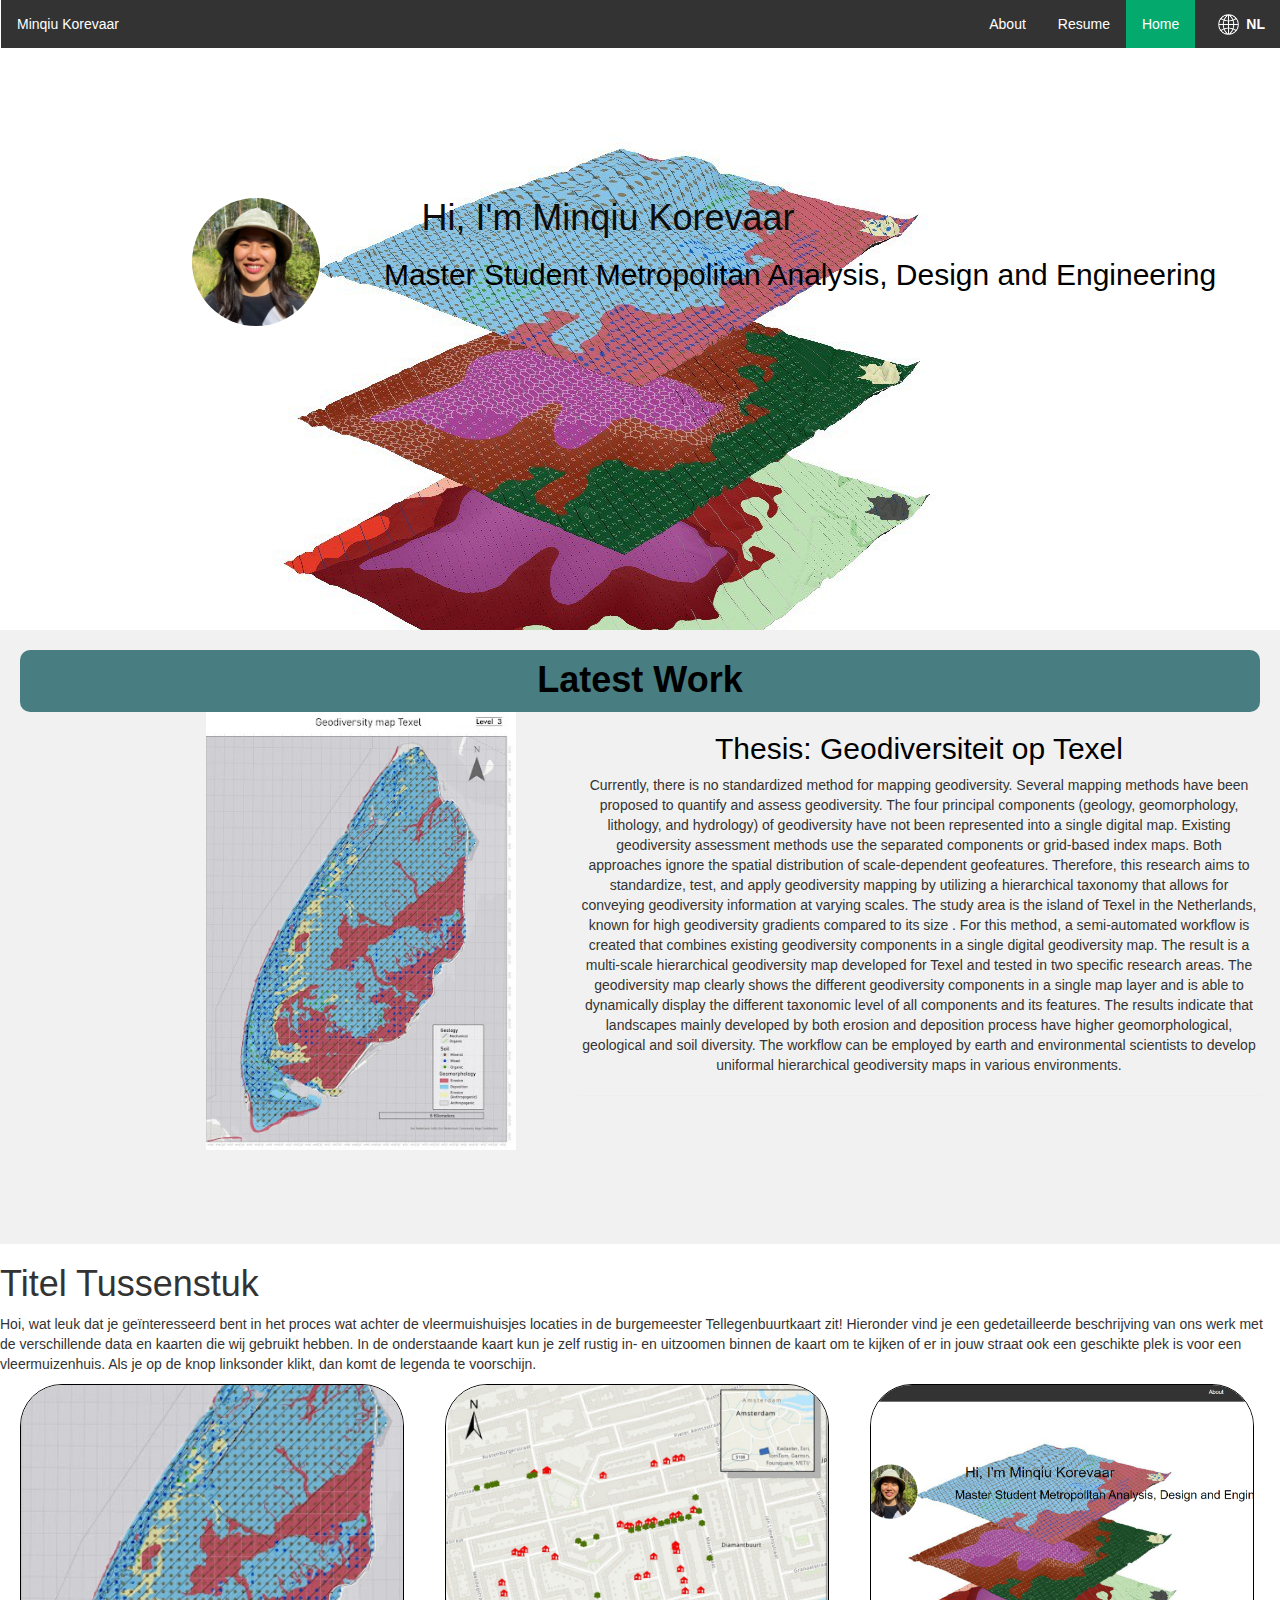
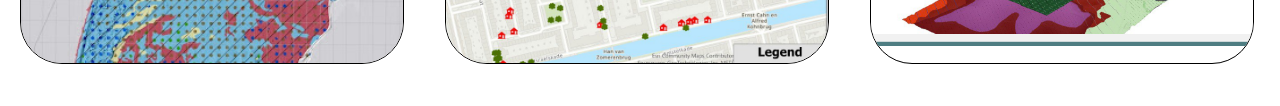
<file: index.html>
<!DOCTYPE html>
<html lang="en">
<head>
    <meta charset="UTF-8">
    <link rel="stylesheet" href="css/style.css">
    <link rel="stylesheet" href="https://maxcdn.bootstrapcdn.com/bootstrap/3.4.1/css/bootstrap.min.css">
    <script src="https://ajax.googleapis.com/ajax/libs/jquery/3.7.1/jquery.min.js"></script>
    <script src="https://maxcdn.bootstrapcdn.com/bootstrap/3.4.1/js/bootstrap.min.js"></script>
    <title>Minqiu Korevaar</title>
</head>
<body>
    <div class="navbar">
    <ul>
    <li><a class="lang" href="pages/index-nl.html"><img src="images/Globe_icon-white.svg.png"/><p>NL</p></a></li>
    <li><a class="active" href="#">Home</a></li>
    <li><a href="pages/resume.html">Resume</a></li>
    <li><a href="pages/about.html">About</a></li>
    <li class="name"><a >Minqiu Korevaar</a></li>
    
  </ul>
</div>

<div class="introduction">
    <img class="personapic" src="images/1.jpg">
    <h1>Hi, I'm Minqiu Korevaar</h1>
    <h2>Master Student Metropolitan Analysis, Design and Engineering</h2>
</div>

<div class="Highlight">
    <H1>Latest Work</H1>
    <img src="images/texel.jpg">
    <h2>Thesis: Geodiversiteit op Texel</h2>
    <p>Currently, there is no standardized method for mapping geodiversity. Several mapping methods have been proposed to quantify and assess geodiversity. The four principal components (geology, geomorphology, lithology, and hydrology) of geodiversity have not been represented into a single digital map. Existing geodiversity assessment methods use the separated components or grid-based index maps. Both approaches ignore the spatial distribution of scale-dependent geofeatures. Therefore, this research aims to standardize, test, and apply geodiversity mapping by utilizing a hierarchical taxonomy that allows for conveying geodiversity information at varying scales. The study area is the island of Texel in the Netherlands, known for high geodiversity gradients compared to its size . For this method, a semi-automated workflow is created that combines existing geodiversity components in a single digital geodiversity map. The result is a multi-scale hierarchical geodiversity map developed for Texel and tested in two specific research areas. The geodiversity map clearly shows the different geodiversity components in a single map layer and is able to dynamically display the different taxonomic level of all components and its features. The results indicate that landscapes mainly developed by both erosion and deposition process have higher geomorphological, geological and soil diversity. The workflow can be employed by earth and environmental scientists to develop uniformal hierarchical geodiversity maps in various  environments. </p>
    <hr>
</div>

<H1>Titel Tussenstuk</H1>
<p>Hoi, wat leuk dat je geïnteresseerd bent in het proces wat achter de vleermuishuisjes locaties in de burgemeester Tellegenbuurtkaart zit! Hieronder vind je een gedetailleerde beschrijving van ons werk met de verschillende data en kaarten die wij gebruikt hebben. 

In de onderstaande kaart kun je zelf rustig in- en uitzoomen binnen de kaart om te kijken of er in jouw straat ook een geschikte plek is voor een vleermuizenhuis. Als je op de knop linksonder klikt, dan komt de legenda te voorschijn.
</p>
<!--  <div id="myCarousel" class="carousel slide" data-ride="carousel">
    <ol class="carousel-indicators">
      <li data-target="#myCarousel" data-slide-to="0" class="active"></li>
      <li data-target="#myCarousel" data-slide-to="1"></li>
      <li data-target="#myCarousel" data-slide-to="2"></li>
    </ol>
  
    <div class="carousel-inner">
      <div class="item active">
        <img src="images/5863928367332574548.jpg" alt="Los Angeles">
      </div>
  
      <div class="item">
        <img src="images/5863928367332574549.jpg" alt="Chicago">
      </div>
  
      <div class="item">
        <img src="images/5863928367332574550.jpg" alt="New York">
      </div>
    </div>
  
    <a class="left carousel-control" href="#myCarousel" data-slide="prev">
      <span class="glyphicon glyphicon-chevron-left"></span>
      <span class="sr-only">Previous</span>
    </a>
    <a class="right carousel-control" href="#myCarousel" data-slide="next">
      <span class="glyphicon glyphicon-chevron-right"></span>
      <span class="sr-only">Next</span>
    </a>
  </div> -->
  <div class="box"><img id="Texel" src="images/texel.jpg"><div class="overlay"><div class="text" id="Texel">Cartography <br> Texel</div></div></div>
  <div class="box"><img id="Vleermuis" src="images/5863928367332574549.jpg"><div class="overlay"><div class="text" id="Vleermuis">Cartography <br> Vleugels in de Stad</div></div></div>
  <div class="box"><img id="Portfolio" src="images/Screenshot 2024-08-15 165004.png"><div class="overlay"><div class="text" id="Portfolio">Webdesign <br> Portfolio</div></div></div>

</body>
</html>
</file>
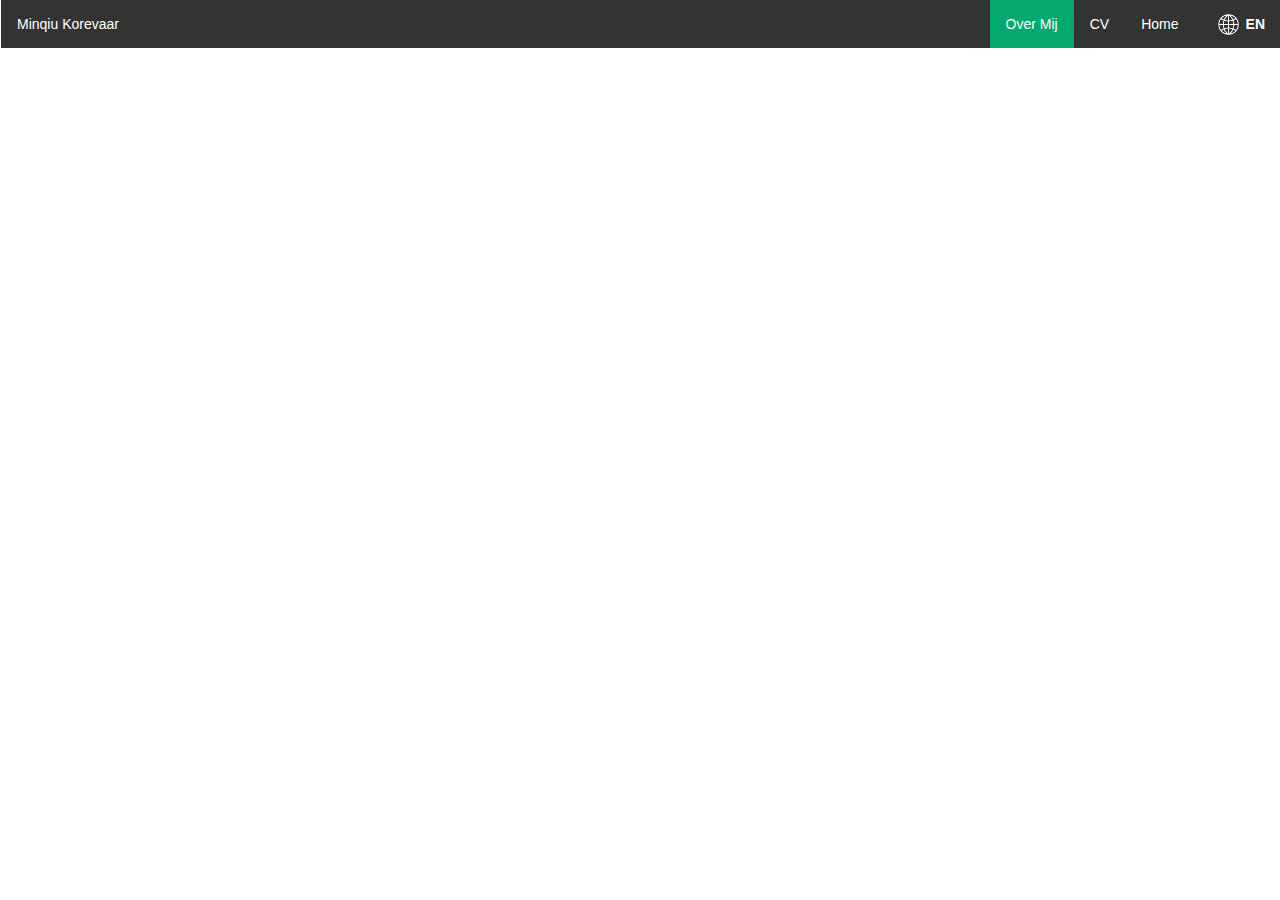
<file: pages/about-nl.html>
<!DOCTYPE html>
<html lang="en">
<head>
    <meta charset="UTF-8">
    <link rel="stylesheet" href="../css/style.css">
    <link rel="stylesheet" href="https://maxcdn.bootstrapcdn.com/bootstrap/3.4.1/css/bootstrap.min.css">
    <script src="https://ajax.googleapis.com/ajax/libs/jquery/3.7.1/jquery.min.js"></script>
    <script src="https://maxcdn.bootstrapcdn.com/bootstrap/3.4.1/js/bootstrap.min.js"></script>
    <title>Minqiu Korevaar</title>
</head>
<body>
    <div class="navbar">
    <ul>
    <li><a class="lang" href="../pages/about.html"><img src="../images/Globe_icon-white.svg.png"/><p>EN</p></a></li>
    <li><a href="../pages/index-nl.html">Home</a></li>
    <li><a href="resume-nl.html">CV</a></li>
    <li><a class="active"  href="#">Over Mij</a></li>
    <li class="name"><a >Minqiu Korevaar</a></li>
  </ul>
</div>
</body>
</html>
</file>
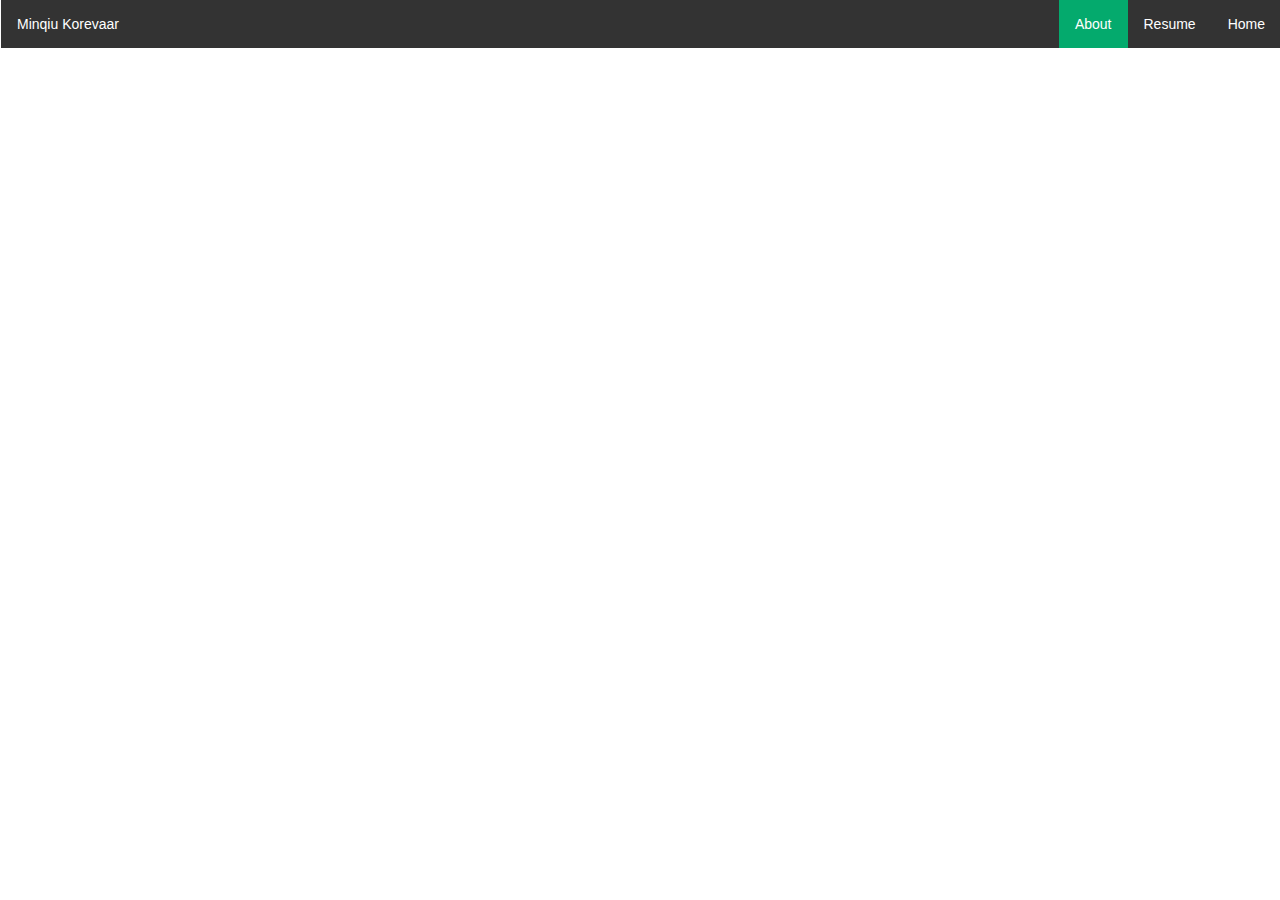
<file: pages/about.html>
<!DOCTYPE html>
<html lang="en">
<head>
    <meta charset="UTF-8">
    <link rel="stylesheet" href="../css/style.css">
    <link rel="stylesheet" href="https://maxcdn.bootstrapcdn.com/bootstrap/3.4.1/css/bootstrap.min.css">
    <script src="https://ajax.googleapis.com/ajax/libs/jquery/3.7.1/jquery.min.js"></script>
    <script src="https://maxcdn.bootstrapcdn.com/bootstrap/3.4.1/js/bootstrap.min.js"></script>
    <title>Minqiu Korevaar</title>
</head>
<body>
    <div class="navbar">
    <ul>
    
    <li><a href="../index.html">Home</a></li>
    <li><a href="resume.html">Resume</a></li>
    <li><a class="active"  href="#">About</a></li>
    <li class="name"><a >Minqiu Korevaar</a></li>
  </ul>
</div>
</body>
</html>
</file>
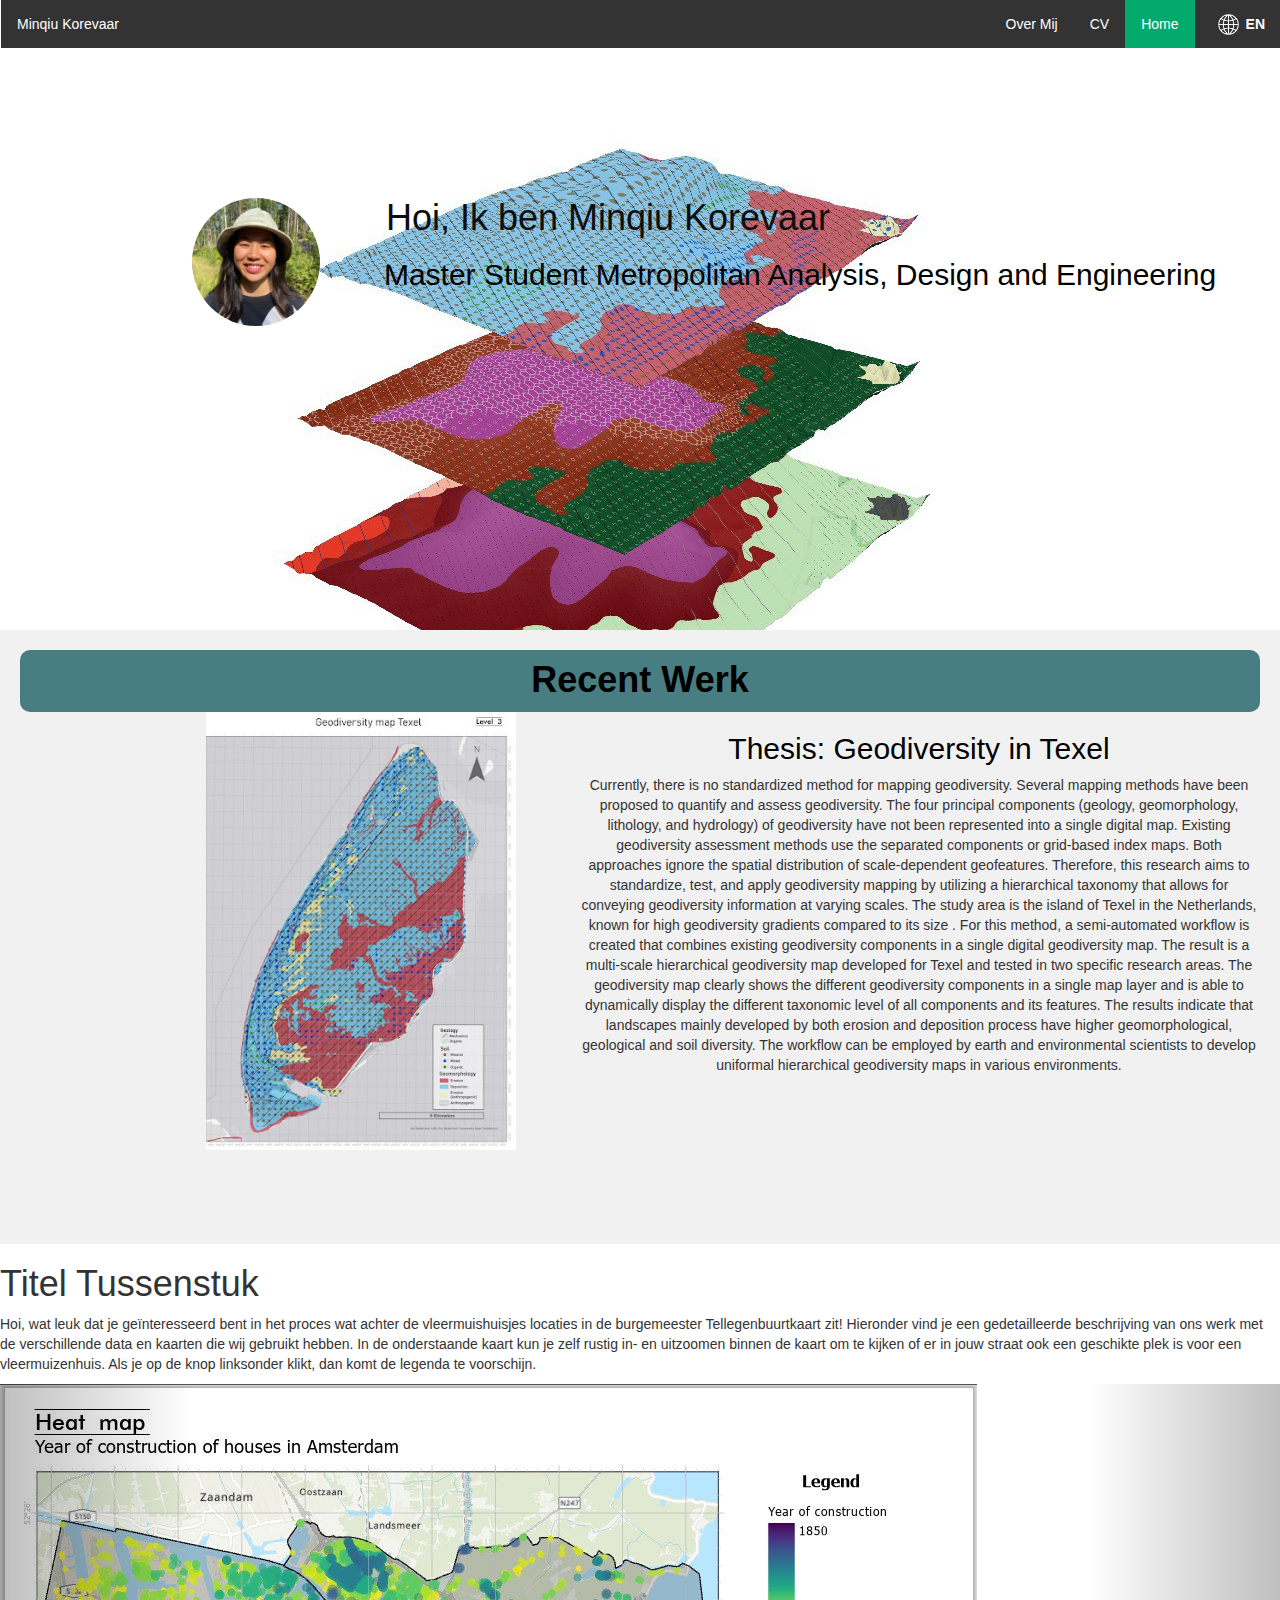
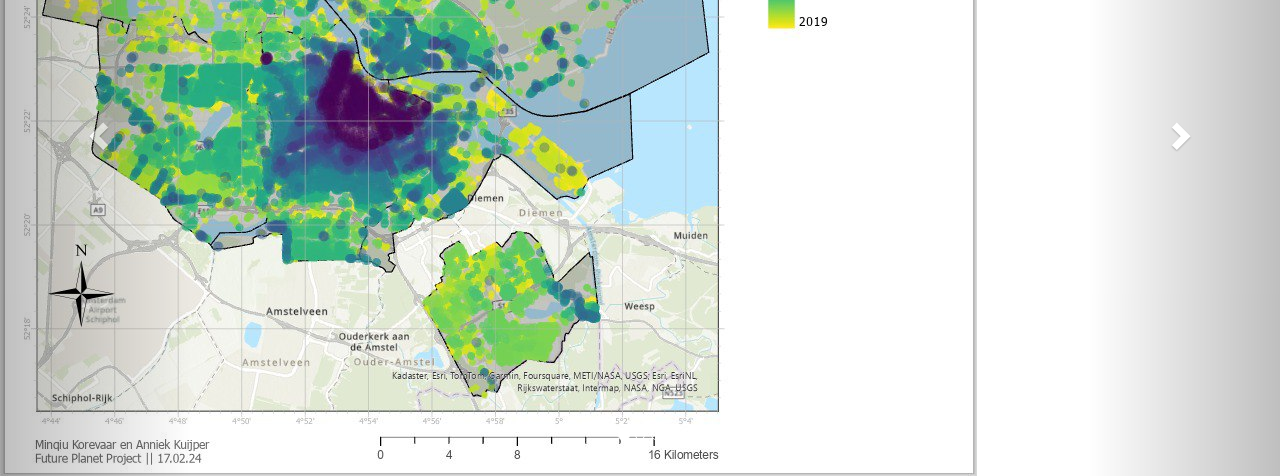
<file: pages/index-nl.html>
<!DOCTYPE html>
<html lang="en">
<head>
    <meta charset="UTF-8">
    <link rel="stylesheet" href="../css/style.css">
    <link rel="stylesheet" href="https://maxcdn.bootstrapcdn.com/bootstrap/3.4.1/css/bootstrap.min.css">
    <script src="https://ajax.googleapis.com/ajax/libs/jquery/3.7.1/jquery.min.js"></script>
    <script src="https://maxcdn.bootstrapcdn.com/bootstrap/3.4.1/js/bootstrap.min.js"></script>
    <title>Minqiu Korevaar</title>
</head>
<body>
    <div class="navbar">
    <ul>
    <li><a class="lang" href="../index.html"><img src="../images/Globe_icon-white.svg.png"/><p>EN</p></a></li>
    <li><a class="active" href="#">Home</a></li>
    <li><a href="../pages/resume-nl.html">CV</a></li>
    <li><a href="../pages/about-nl.html">Over Mij</a></li>
    <li class="name"><a >Minqiu Korevaar</a></li>
    
  </ul>
</div>

<div class="introduction">
    <img class="personapic" src="../images/1.jpg">
    <h1>Hoi, Ik ben Minqiu Korevaar</h1>
    <h2>Master Student Metropolitan Analysis, Design and Engineering</h2>
</div>

<div class="Highlight">
    <H1>Recent Werk</H1>
    <img src="../images/texel.jpg">
    <h2>Thesis: Geodiversity in Texel</h2>
    <p>Currently, there is no standardized method for mapping geodiversity. Several mapping methods have been proposed to quantify and assess geodiversity. The four principal components (geology, geomorphology, lithology, and hydrology) of geodiversity have not been represented into a single digital map. Existing geodiversity assessment methods use the separated components or grid-based index maps. Both approaches ignore the spatial distribution of scale-dependent geofeatures. Therefore, this research aims to standardize, test, and apply geodiversity mapping by utilizing a hierarchical taxonomy that allows for conveying geodiversity information at varying scales. The study area is the island of Texel in the Netherlands, known for high geodiversity gradients compared to its size . For this method, a semi-automated workflow is created that combines existing geodiversity components in a single digital geodiversity map. The result is a multi-scale hierarchical geodiversity map developed for Texel and tested in two specific research areas. The geodiversity map clearly shows the different geodiversity components in a single map layer and is able to dynamically display the different taxonomic level of all components and its features. The results indicate that landscapes mainly developed by both erosion and deposition process have higher geomorphological, geological and soil diversity. The workflow can be employed by earth and environmental scientists to develop uniformal hierarchical geodiversity maps in various  environments. </p>
    <hr>
</div>

<H1>Titel Tussenstuk</H1>
<p>Hoi, wat leuk dat je geïnteresseerd bent in het proces wat achter de vleermuishuisjes locaties in de burgemeester Tellegenbuurtkaart zit! Hieronder vind je een gedetailleerde beschrijving van ons werk met de verschillende data en kaarten die wij gebruikt hebben. 

In de onderstaande kaart kun je zelf rustig in- en uitzoomen binnen de kaart om te kijken of er in jouw straat ook een geschikte plek is voor een vleermuizenhuis. Als je op de knop linksonder klikt, dan komt de legenda te voorschijn.
</p>
<div id="myCarousel" class="carousel slide" data-ride="carousel">
    <!-- Indicators -->
    <ol class="carousel-indicators">
      <li data-target="#myCarousel" data-slide-to="0" class="active"></li>
      <li data-target="#myCarousel" data-slide-to="1"></li>
      <li data-target="#myCarousel" data-slide-to="2"></li>
    </ol>
  
    <!-- Wrapper for slides -->
    <div class="carousel-inner">
      <div class="item active">
        <img src="../images/5863928367332574548.jpg" alt="Los Angeles">
      </div>
  
      <div class="item">
        <img src="../images/5863928367332574549.jpg" alt="Chicago">
      </div>
  
      <div class="item">
        <img src="../images/5863928367332574550.jpg" alt="New York">
      </div>
    </div>
  
    <!-- Left and right controls -->
    <a class="left carousel-control" href="#myCarousel" data-slide="prev">
      <span class="glyphicon glyphicon-chevron-left"></span>
      <span class="sr-only">Previous</span>
    </a>
    <a class="right carousel-control" href="#myCarousel" data-slide="next">
      <span class="glyphicon glyphicon-chevron-right"></span>
      <span class="sr-only">Next</span>
    </a>
  </div>


</body>
</html>
</file>
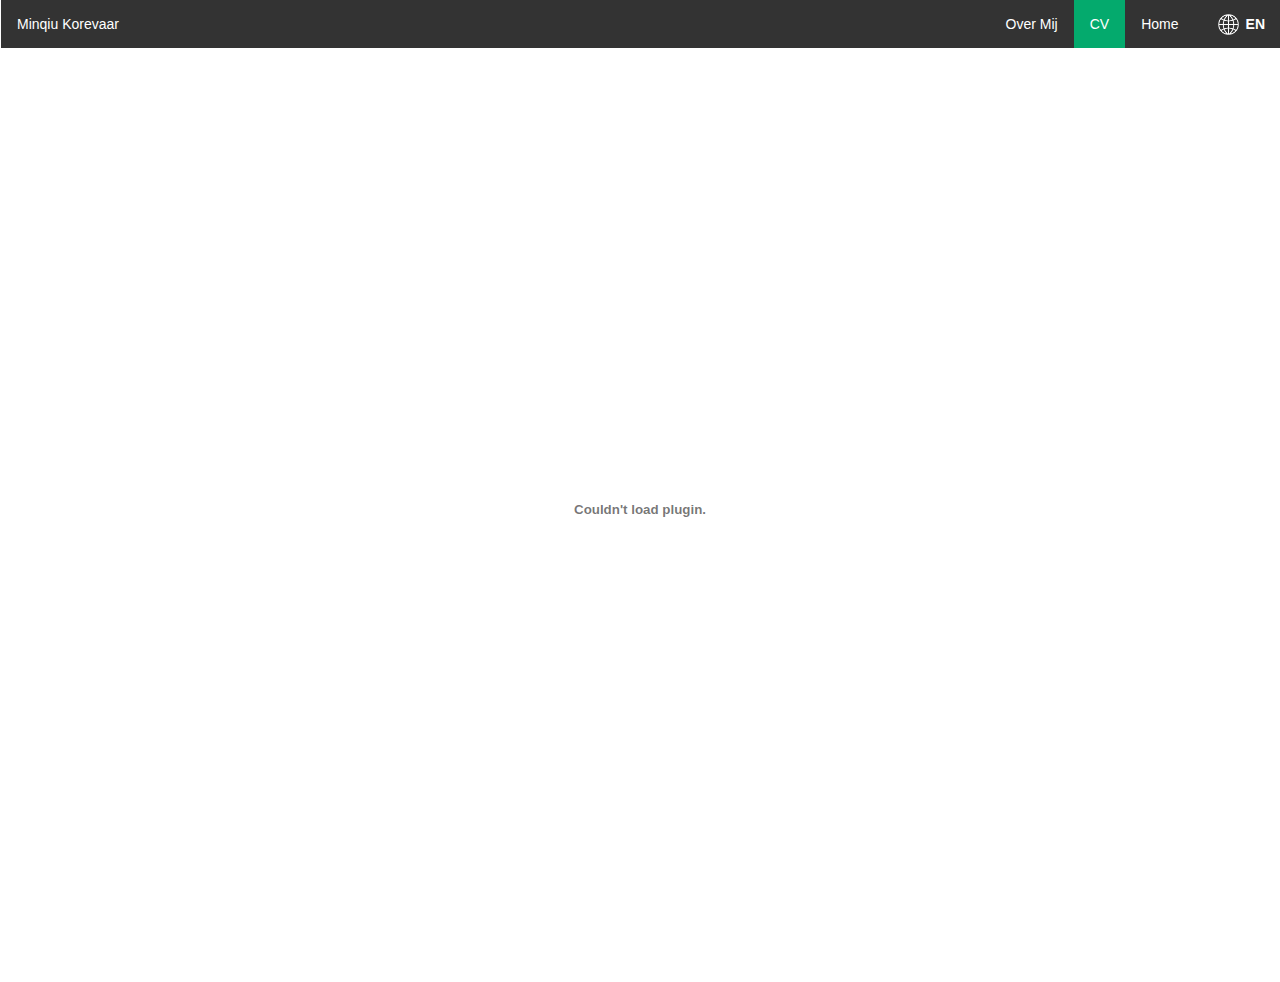
<file: pages/resume-nl.html>
<!DOCTYPE html>
<html lang="en">
<head>
    <meta charset="UTF-8">
    <link rel="stylesheet" href="../css/style.css">
    <link rel="stylesheet" href="https://maxcdn.bootstrapcdn.com/bootstrap/3.4.1/css/bootstrap.min.css">
    <script src="https://ajax.googleapis.com/ajax/libs/jquery/3.7.1/jquery.min.js"></script>
    <script src="https://maxcdn.bootstrapcdn.com/bootstrap/3.4.1/js/bootstrap.min.js"></script>
    <title>Minqiu Korevaar</title>
</head>
<body>
    <div class="navbar">
    <ul>
    <li><a class="lang" href="../pages/resume.html"><img src="../images/Globe_icon-white.svg.png"/><p>EN</p></a></li>
    <li><a href="../pages/index-nl.html">Home</a></li>
    <li><a href="resume-nl.html" class="active">CV</a></li>
    <li><a  href="../pages/about-nl.html">Over Mij</a></li>
    <li class="name"><a >Minqiu Korevaar</a></li>
  </ul>
</div>
<div class="resume">
    <embed src="../files/CV Minqiu NL aug 2024.pdf" width="100%" height="935em"/>
</div>
</body>
</html>
</file>
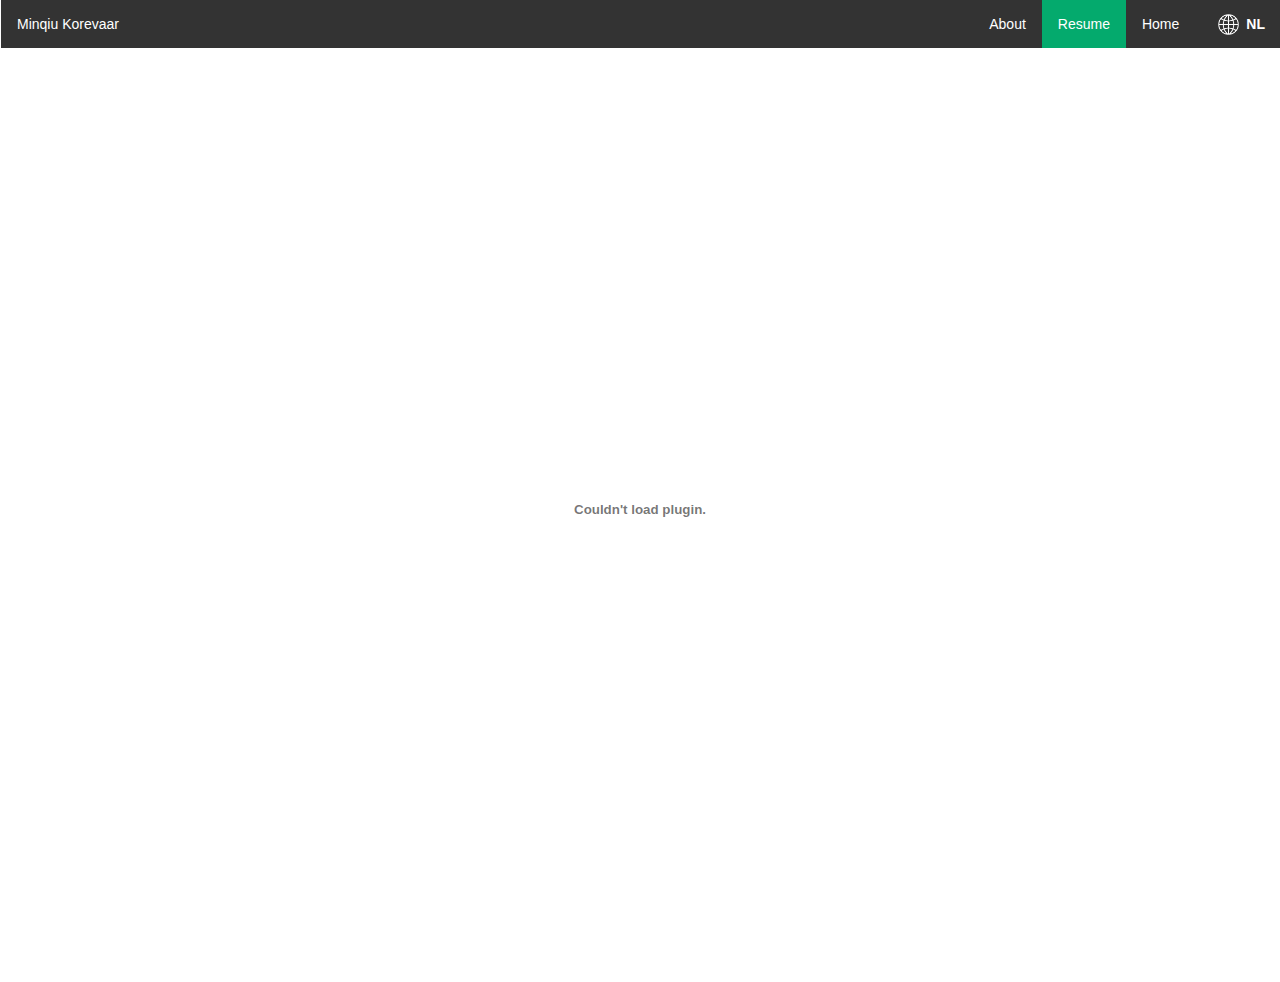
<file: pages/resume.html>
<!DOCTYPE html>
<html lang="en">
<head>
    <meta charset="UTF-8">
    <link rel="stylesheet" href="../css/style.css">
    <link rel="stylesheet" href="https://maxcdn.bootstrapcdn.com/bootstrap/3.4.1/css/bootstrap.min.css">
    <script src="https://ajax.googleapis.com/ajax/libs/jquery/3.7.1/jquery.min.js"></script>
    <script src="https://maxcdn.bootstrapcdn.com/bootstrap/3.4.1/js/bootstrap.min.js"></script>
    <title>Minqiu Korevaar</title>
</head>
<body>
    <div class="navbar">
    <ul>
    <li><a class="lang" href="../pages/resume-nl.html"><img src="../images/Globe_icon-white.svg.png"/><p>NL</p></a></li>
    <li><a href="../index.html">Home</a></li>
    <li><a class="active" href="#">Resume</a></li>
    <li><a href="about.html">About</a></li>
    <li class="name"><a >Minqiu Korevaar</a></li>
  </ul>
</div>
<div class="resume">
<embed src="../files/English CV Minqiu aug 2024.pdf" width="100%" height="935em"/>
</div>
</body>
</html>
</file>
<file: css/style.css>
body {margin:0;}

.navbar ul {
  list-style-type: none;
  margin: 0;
  padding: 0;
  overflow: hidden;
  background-color: #333;
  position: fixed;
  top: 0;
  width: 100%;
}

.navbar li {
  float: right;
}

.navbar li a {
  display: block;
  color: white;
  text-align: center;
  padding: 14px 16px;
  text-decoration: none;
}

/* style voor language switch */
.navbar img {
  width: 1.5em;
  float: left;
  margin-left: 0.5em;
  margin-right: 0.5em;
}

.navbar .lang {
  font-weight: bold; 
  padding-bottom: 2.4em; /* zorgen dat hij tegen de rand aanloopt */
}
.navbar .lang p {
  font-weight: bold;
  float: left;
}

.navbar li a:hover:not(.active) {
  background-color: #111;
}

.navbar .active {
  background-color: #04AA6D;
}

.navbar .name {
  float: left;
}

.introduction {
   background-image: url(../images/background_introduction.jpg);
    background-size: cover;
    height: 40em;
    padding-bottom: 20%;
}

.personapic {
  width: 10%;
  aspect-ratio: 1/1;
  margin-top: 10%;
  margin-left: 15%;
  border-radius: 50%;
  float: left;
}

.introduction h1 {
  color: #0d0d0d;
  text-align: center;
  padding-top: 10%;
    padding-right: 30%;
}

.introduction h2 {
    color: rgb(0, 0, 0);
    text-align: center;
  }

.Highlight {
    background-color: #f1f1f1;
    padding: 20px;
    text-align: center;
    padding-bottom: 10%;
}

.Highlight h1 {
    color: black;
    text-align: center;
    background-color: rgb(72, 125, 129);
    padding: 10px;
    margin-top: 0;
    margin-bottom: 0;
    padding-bottom: 1%;
    border: #0d0d0d;
    border-radius: 10px;
    font-weight: bold;
    
}

.Highlight h2 {
    color: black;
    text-align: center;
}

.Highlight img {
    width: 30%;
    margin-left: 15%;
    float: left;
    padding-right: 5%;
    padding-bottom: 1%;
}

.resume {
    text-align: center;
    margin-top: -2em;
}

.box {
  position: relative;
  float: left;
  width: 30%;
  margin-left: 1.6%;
  margin-right: 1.6%;
  height: 20em;
  border: 1px solid rgb(0, 0, 0);
  border-radius: 3em;
  overflow: hidden;
  margin-bottom: 3em;
}

.box img#Texel{
  width: 110%;
  margin-top: -10em;
}

.box img#Vleermuis{
  width: 150%;
  margin-top: -3em;
  margin-left: -3em;

}

.box img#Portfolio{
  width: 140%;
  margin-left: -6em;
}

.box img:hover{
  opacity: 0.2;
}

.box .overlay {
  position: absolute;
  top: 0;
  bottom: 0;
  left: 0;
  right: 0;
  height: 100%;
  width: 100%;
  opacity: 0;
  transition: .5s ease;
  background-color: #535b5e;
}

.box:hover .overlay {
  opacity: 0.7;
}

.text {
  color: white;
  font-size: 20px;
  position: absolute;
  text-align: center;
}

.text#Texel {
  left: 38%;
  top: 40%;
}

.text#Vleermuis {
  left: 30%;
  top: 40%;
}

.text#Portfolio {
  left: 38%;
  top: 40%;
}
</file>
